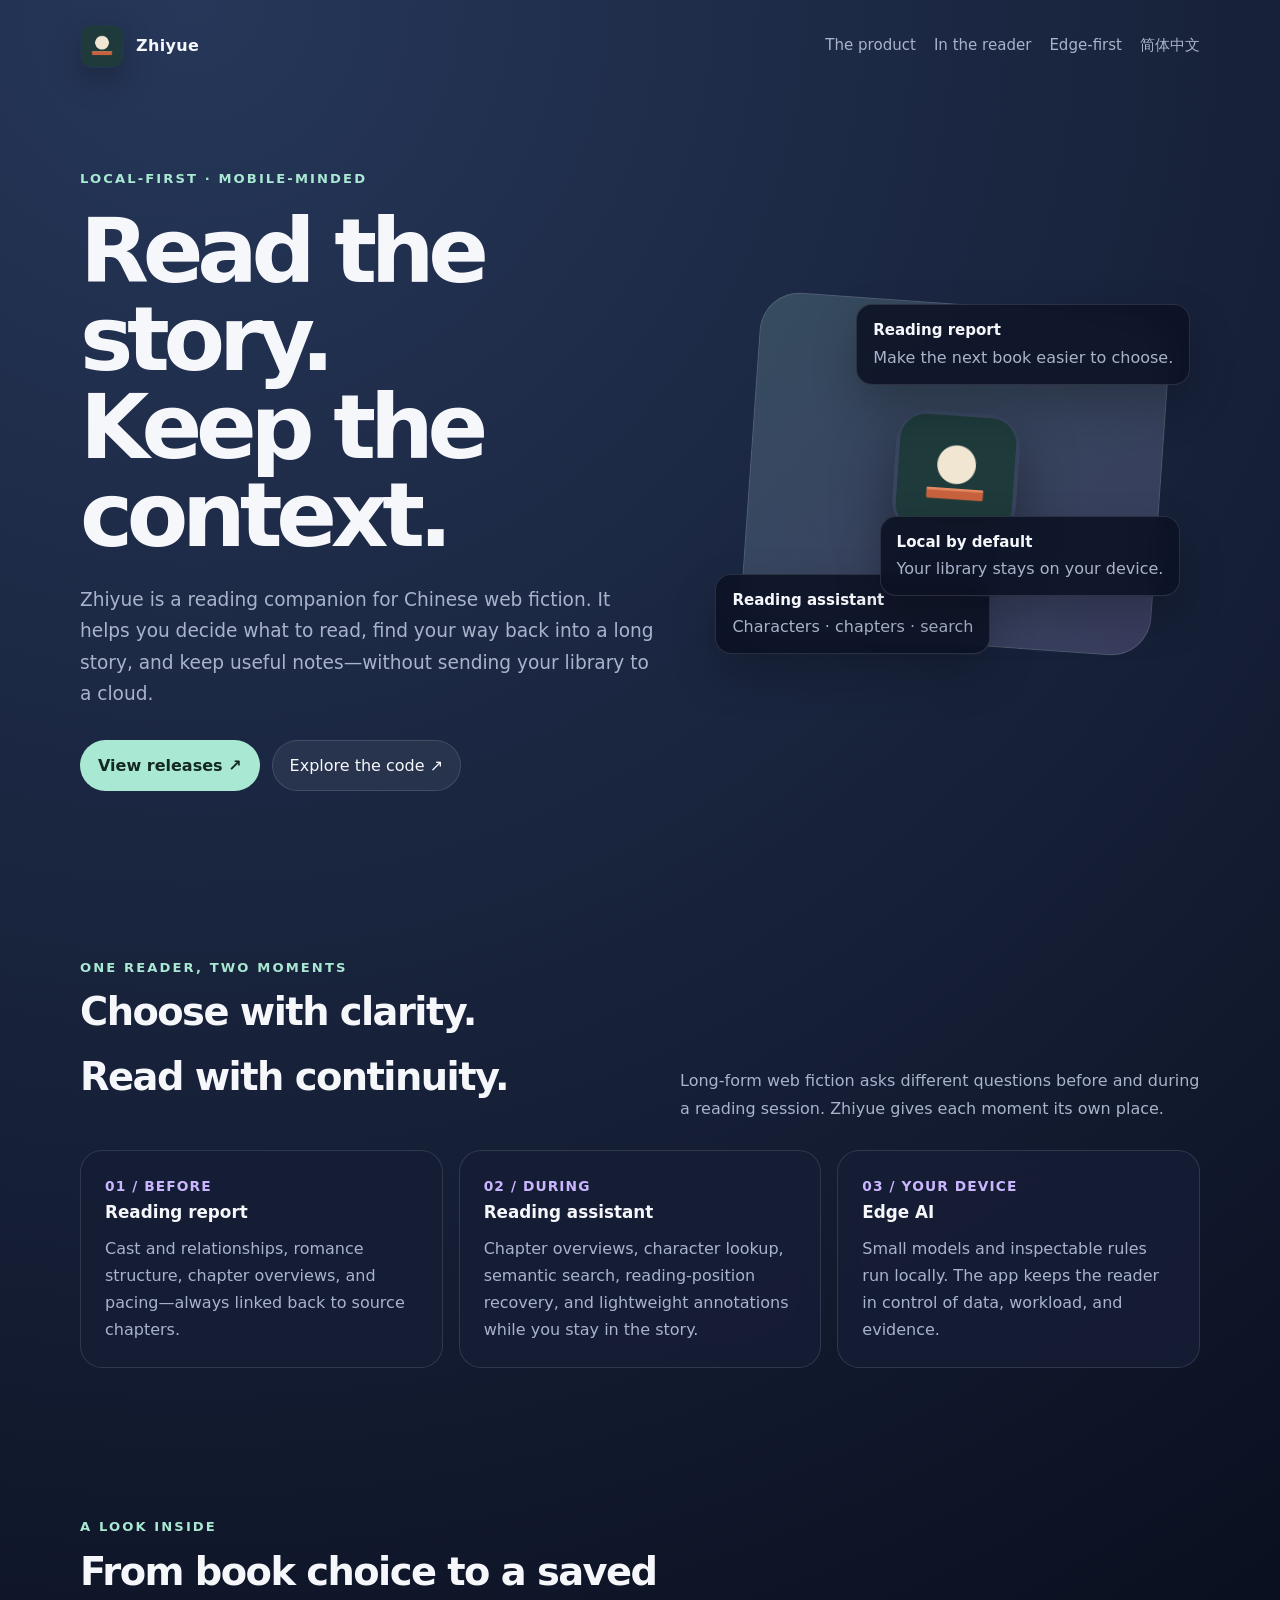
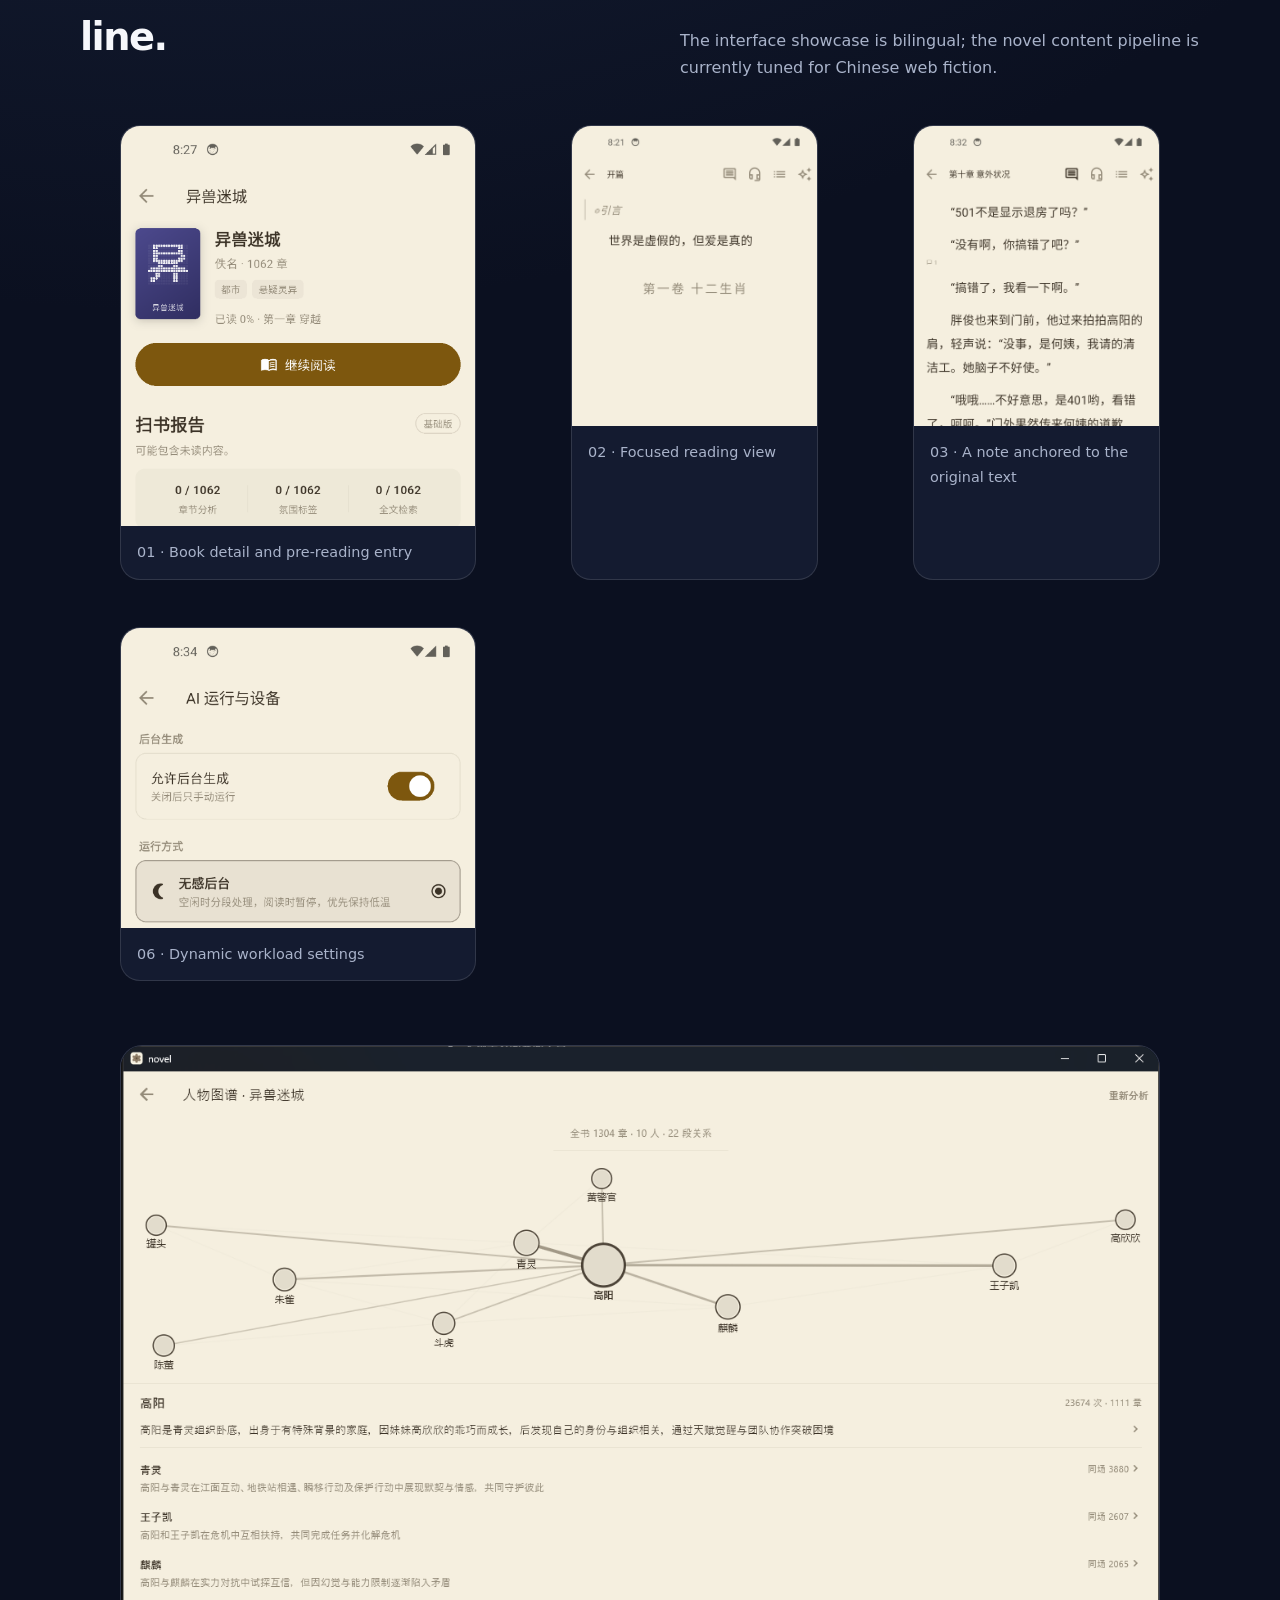
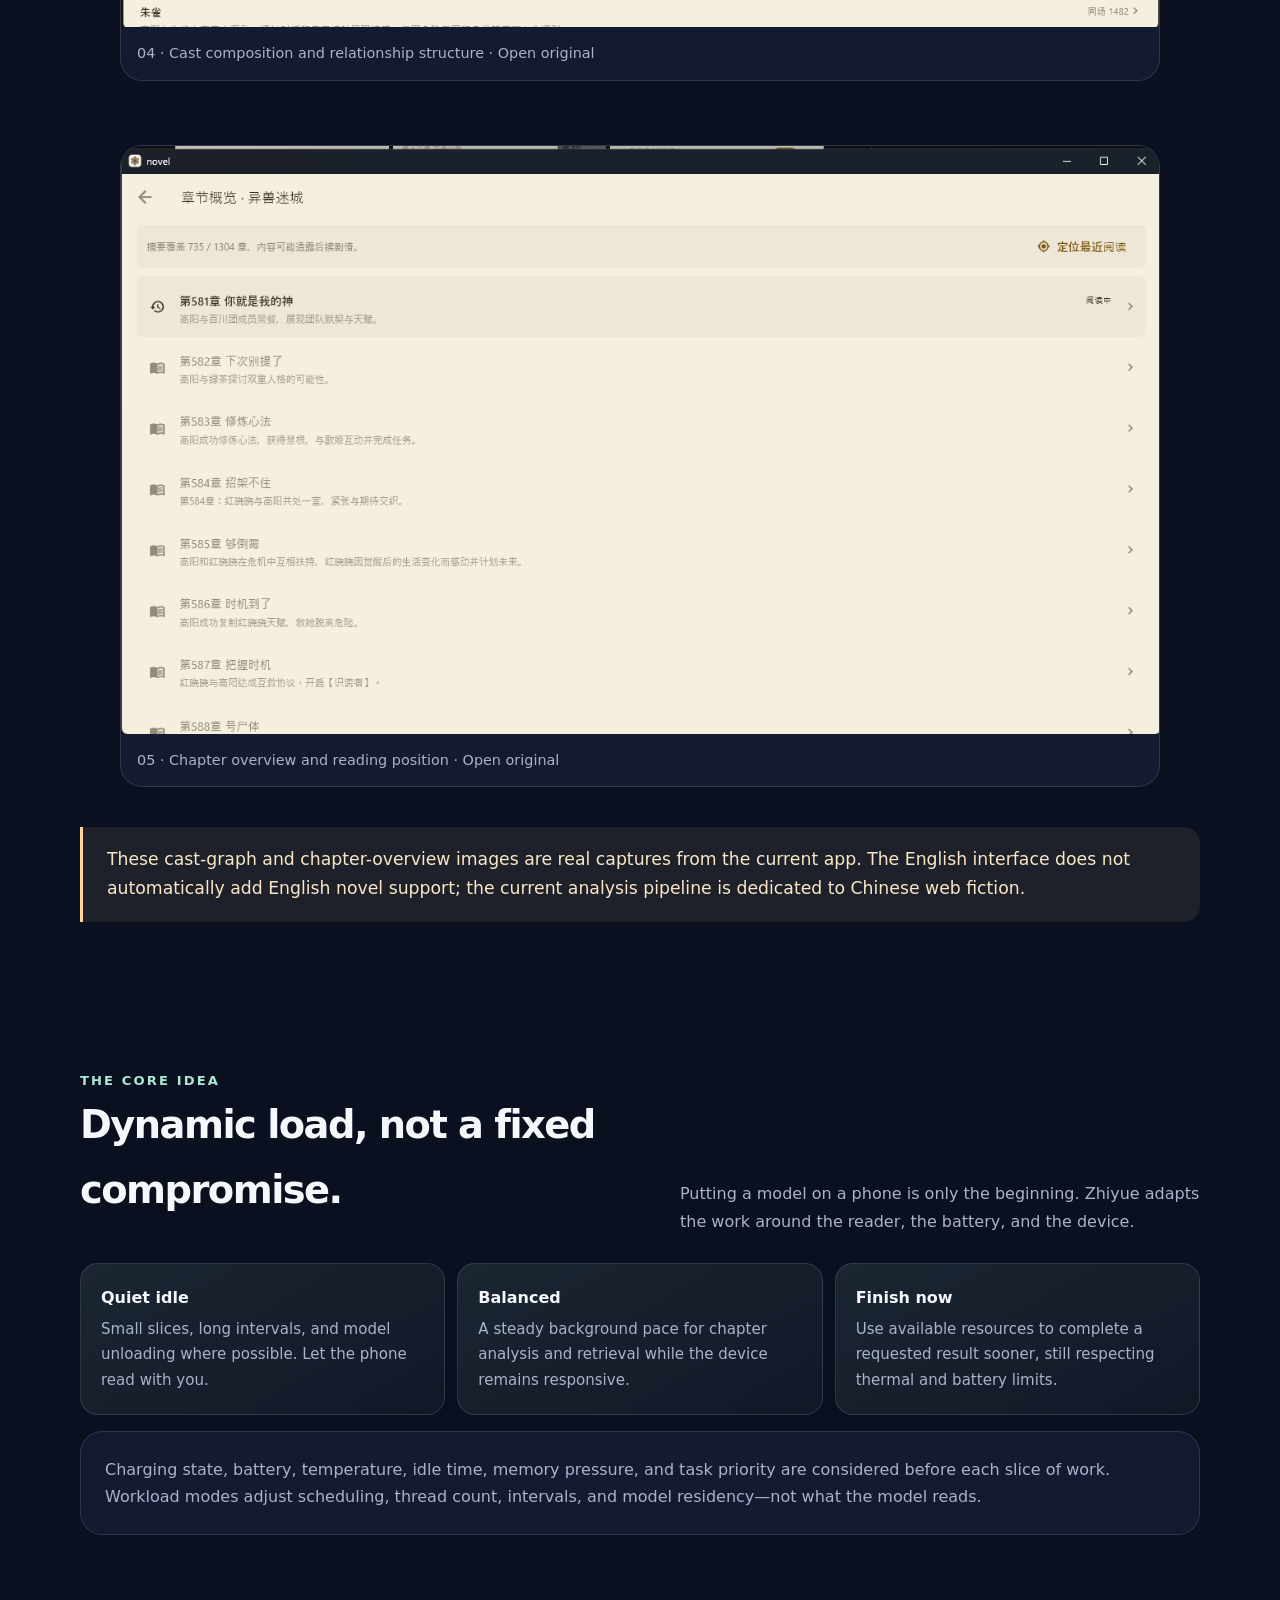
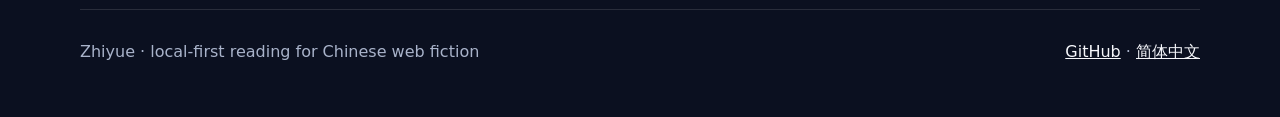
<file: docs/index.html>
<!doctype html>
<html lang="en">
<head>
  <meta charset="utf-8">
  <meta name="viewport" content="width=device-width, initial-scale=1">
  <meta name="description" content="Zhiyue — a local-first reader for Chinese web fiction, built for edge devices.">
  <title>Zhiyue · Read closer to the edge</title>
  <link rel="stylesheet" href="assets/site.css">
</head>
<body>
  <header class="wrap nav">
    <a class="brand" href="./"><img src="assets/novel-icon.ico" alt="Zhiyue icon"><span>Zhiyue</span></a>
    <nav class="nav-links" aria-label="Site navigation"><a href="#layers">The product</a><a href="#screens">In the reader</a><a href="#edge">Edge-first</a><a href="zh.html">简体中文</a></nav>
  </header>

  <main>
    <section class="wrap hero">
      <div>
        <div class="eyebrow">Local-first · mobile-minded</div>
        <h1>Read the story.<br>Keep the context.</h1>
        <p class="lead">Zhiyue is a reading companion for Chinese web fiction. It helps you decide what to read, find your way back into a long story, and keep useful notes—without sending your library to a cloud.</p>
        <div class="actions"><a class="button primary" href="https://github.com/envymoon/EdgeNovel/releases">View releases ↗</a><a class="button" href="https://github.com/envymoon/EdgeNovel">Explore the code ↗</a></div>
      </div>
      <div class="hero-art" aria-label="Zhiyue app icon and product principles">
        <div class="orb"><img src="assets/novel-icon.ico" alt="Zhiyue app icon"></div>
        <div class="floating f-one"><strong>Reading report</strong>Make the next book easier to choose.</div>
        <div class="floating f-two"><strong>Reading assistant</strong>Characters · chapters · search</div>
        <div class="floating f-three"><strong>Local by default</strong>Your library stays on your device.</div>
      </div>
    </section>

    <section id="layers" class="wrap">
      <div class="section-head"><div><div class="eyebrow">One reader, two moments</div><h2>Choose with clarity.<br>Read with continuity.</h2></div><p>Long-form web fiction asks different questions before and during a reading session. Zhiyue gives each moment its own place.</p></div>
      <div class="grid">
        <article class="card"><div class="number">01 / BEFORE</div><h3>Reading report</h3><p>Cast and relationships, romance structure, chapter overviews, and pacing—always linked back to source chapters.</p></article>
        <article class="card"><div class="number">02 / DURING</div><h3>Reading assistant</h3><p>Chapter overviews, character lookup, semantic search, reading-position recovery, and lightweight annotations while you stay in the story.</p></article>
        <article class="card"><div class="number">03 / YOUR DEVICE</div><h3>Edge AI</h3><p>Small models and inspectable rules run locally. The app keeps the reader in control of data, workload, and evidence.</p></article>
      </div>
    </section>

    <section id="screens" class="wrap">
      <div class="section-head"><div><div class="eyebrow">A look inside</div><h2>From book choice to a saved line.</h2></div><p>The interface showcase is bilingual; the novel content pipeline is currently tuned for Chinese web fiction.</p></div>
      <div class="screens">
        <figure class="shot tall"><img src="assets/android-book-detail.png" alt="Zhiyue book detail page"><figcaption>01 · Book detail and pre-reading entry</figcaption></figure>
        <figure class="shot"><img src="assets/android-reader-open.png" alt="Zhiyue reading page"><figcaption>02 · Focused reading view</figcaption></figure>
        <figure class="shot"><img src="assets/android-test-annotation-saved.png" alt="Zhiyue annotation saved in a chapter"><figcaption>03 · A note anchored to the original text</figcaption></figure>
        <figure class="shot"><img src="assets/android-test-ai-runtime-mobile.png" alt="Dynamic workload settings"><figcaption>06 · Dynamic workload settings</figcaption></figure>
      </div>
      <div class="wide-screens">
        <figure class="wide-shot"><a href="assets/cast-graph-real.png" target="_blank" rel="noopener"><img src="assets/cast-graph-real.png" alt="Cast composition and relationship structure"></a><figcaption>04 · Cast composition and relationship structure · Open original</figcaption></figure>
        <figure class="wide-shot"><a href="assets/chapter-overview-real.png" target="_blank" rel="noopener"><img src="assets/chapter-overview-real.png" alt="Chapter overview and current reading position"></a><figcaption>05 · Chapter overview and reading position · Open original</figcaption></figure>
      </div>
      <div style="margin-top:24px" class="quote">These cast-graph and chapter-overview images are real captures from the current app. The English interface does not automatically add English novel support; the current analysis pipeline is dedicated to Chinese web fiction.</div>
    </section>

    <section id="edge" class="wrap">
      <div class="section-head"><div><div class="eyebrow">The core idea</div><h2>Dynamic load, not a fixed compromise.</h2></div><p>Putting a model on a phone is only the beginning. Zhiyue adapts the work around the reader, the battery, and the device.</p></div>
      <div class="modes">
        <div class="mode"><strong>Quiet idle</strong><p>Small slices, long intervals, and model unloading where possible. Let the phone read with you.</p></div>
        <div class="mode"><strong>Balanced</strong><p>A steady background pace for chapter analysis and retrieval while the device remains responsive.</p></div>
        <div class="mode"><strong>Finish now</strong><p>Use available resources to complete a requested result sooner, still respecting thermal and battery limits.</p></div>
      </div>
      <div class="card" style="margin-top:16px"><p>Charging state, battery, temperature, idle time, memory pressure, and task priority are considered before each slice of work. Workload modes adjust scheduling, thread count, intervals, and model residency—not what the model reads.</p></div>
    </section>
  </main>

  <footer class="wrap footer"><span>Zhiyue · local-first reading for Chinese web fiction</span><span><a href="https://github.com/envymoon/EdgeNovel">GitHub</a> · <a href="zh.html">简体中文</a></span></footer>
</body>
</html>
</file>
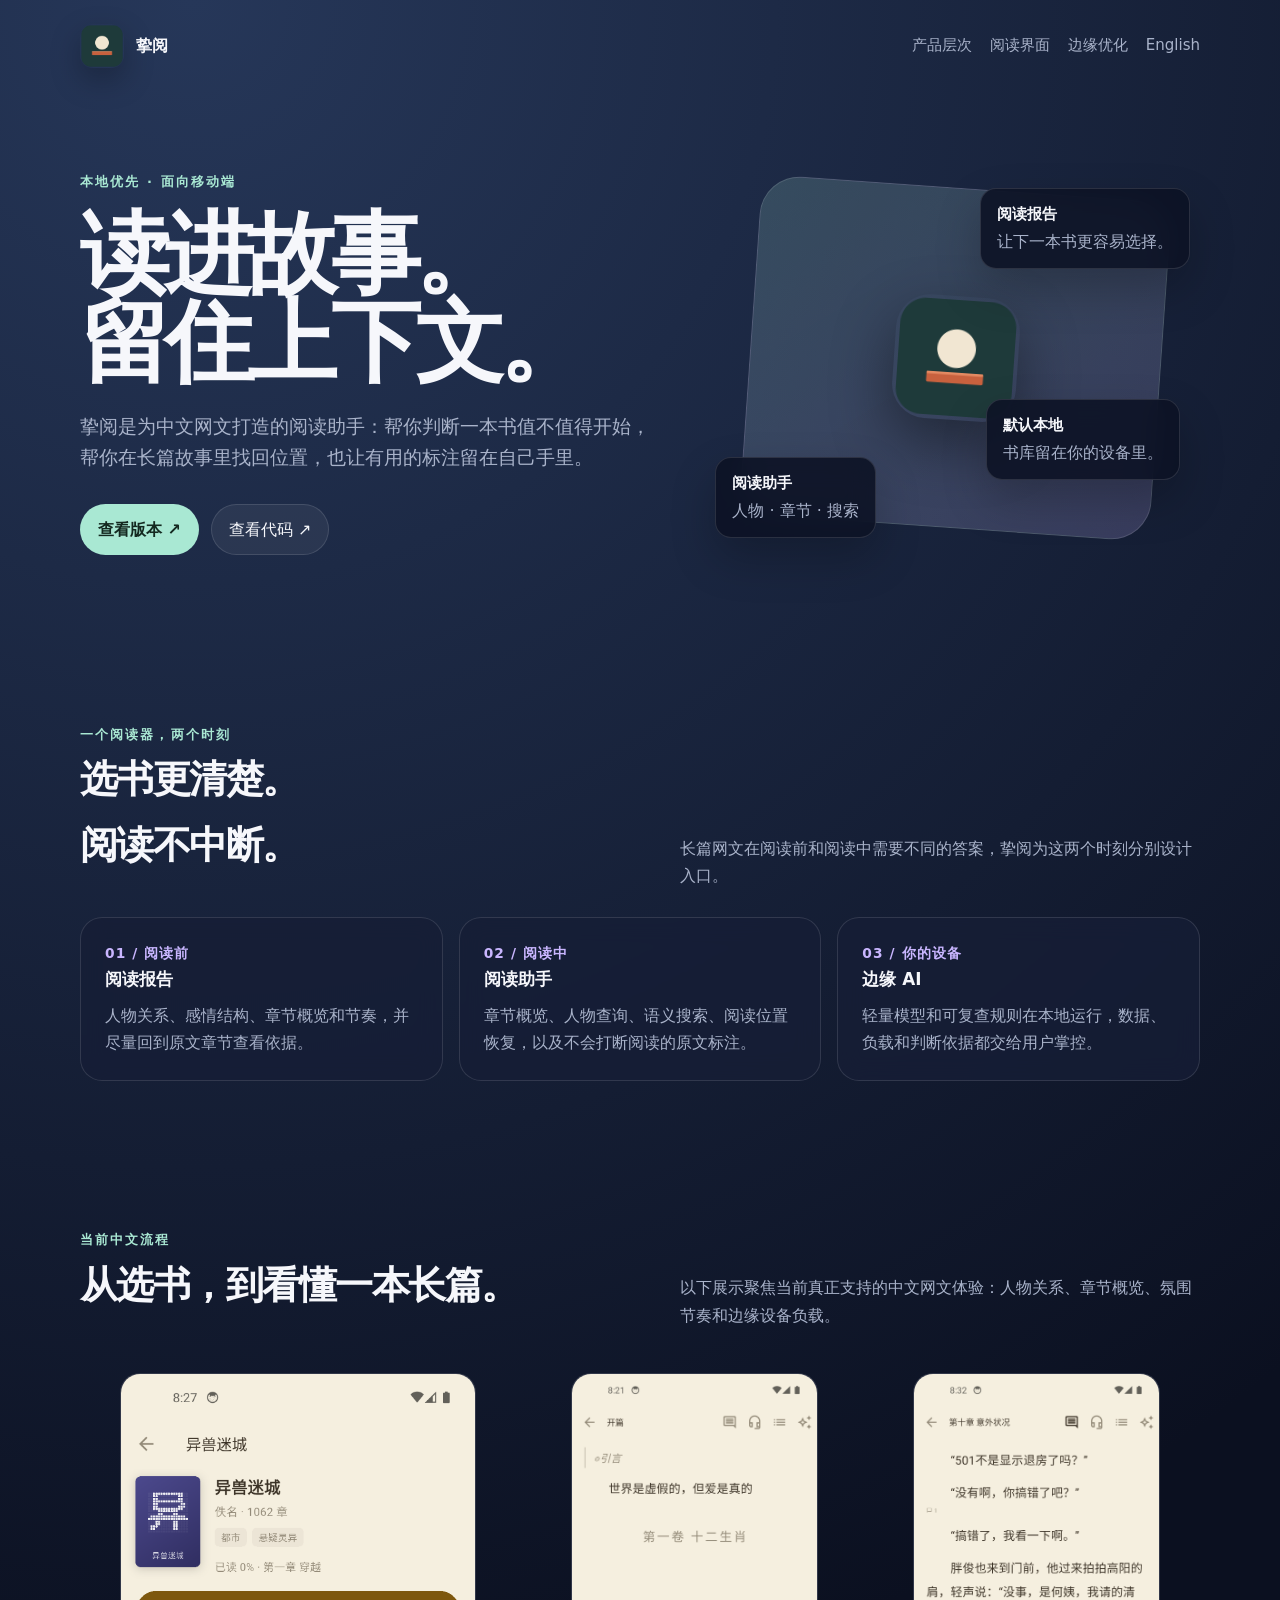
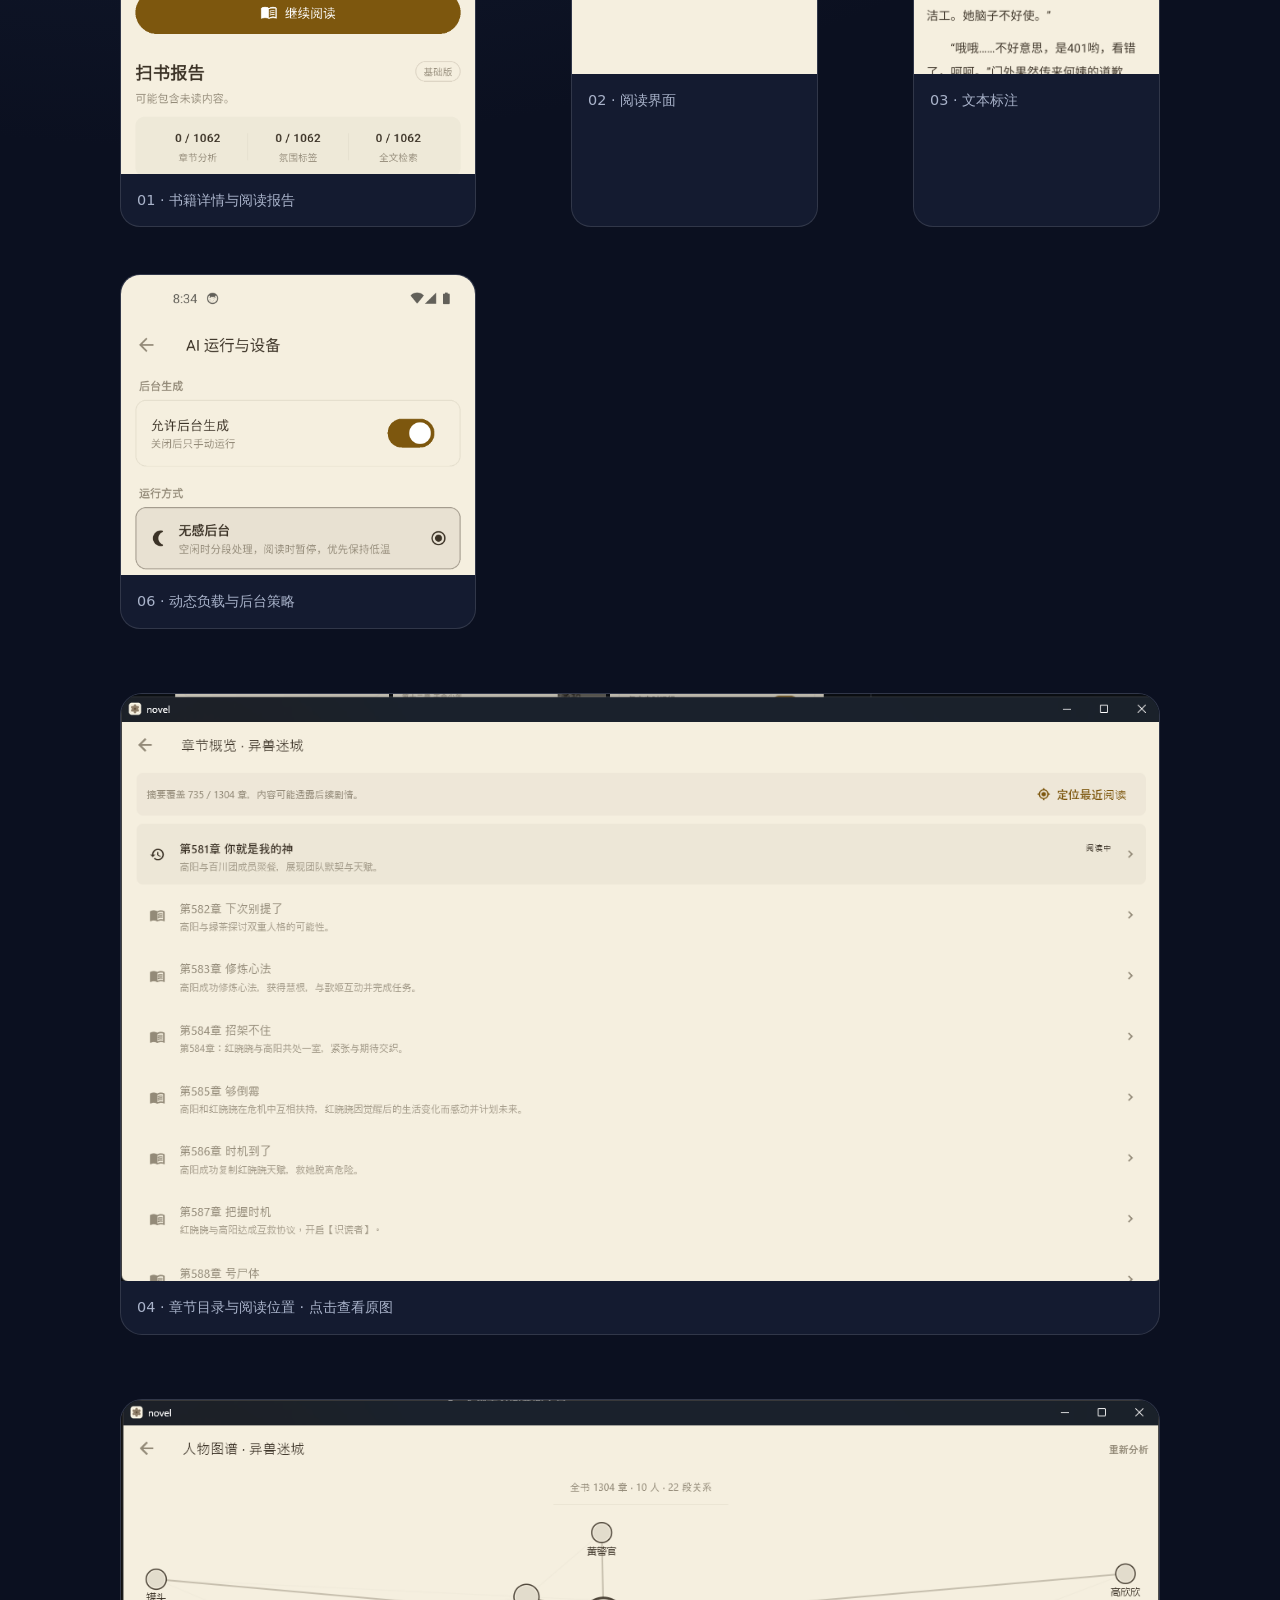
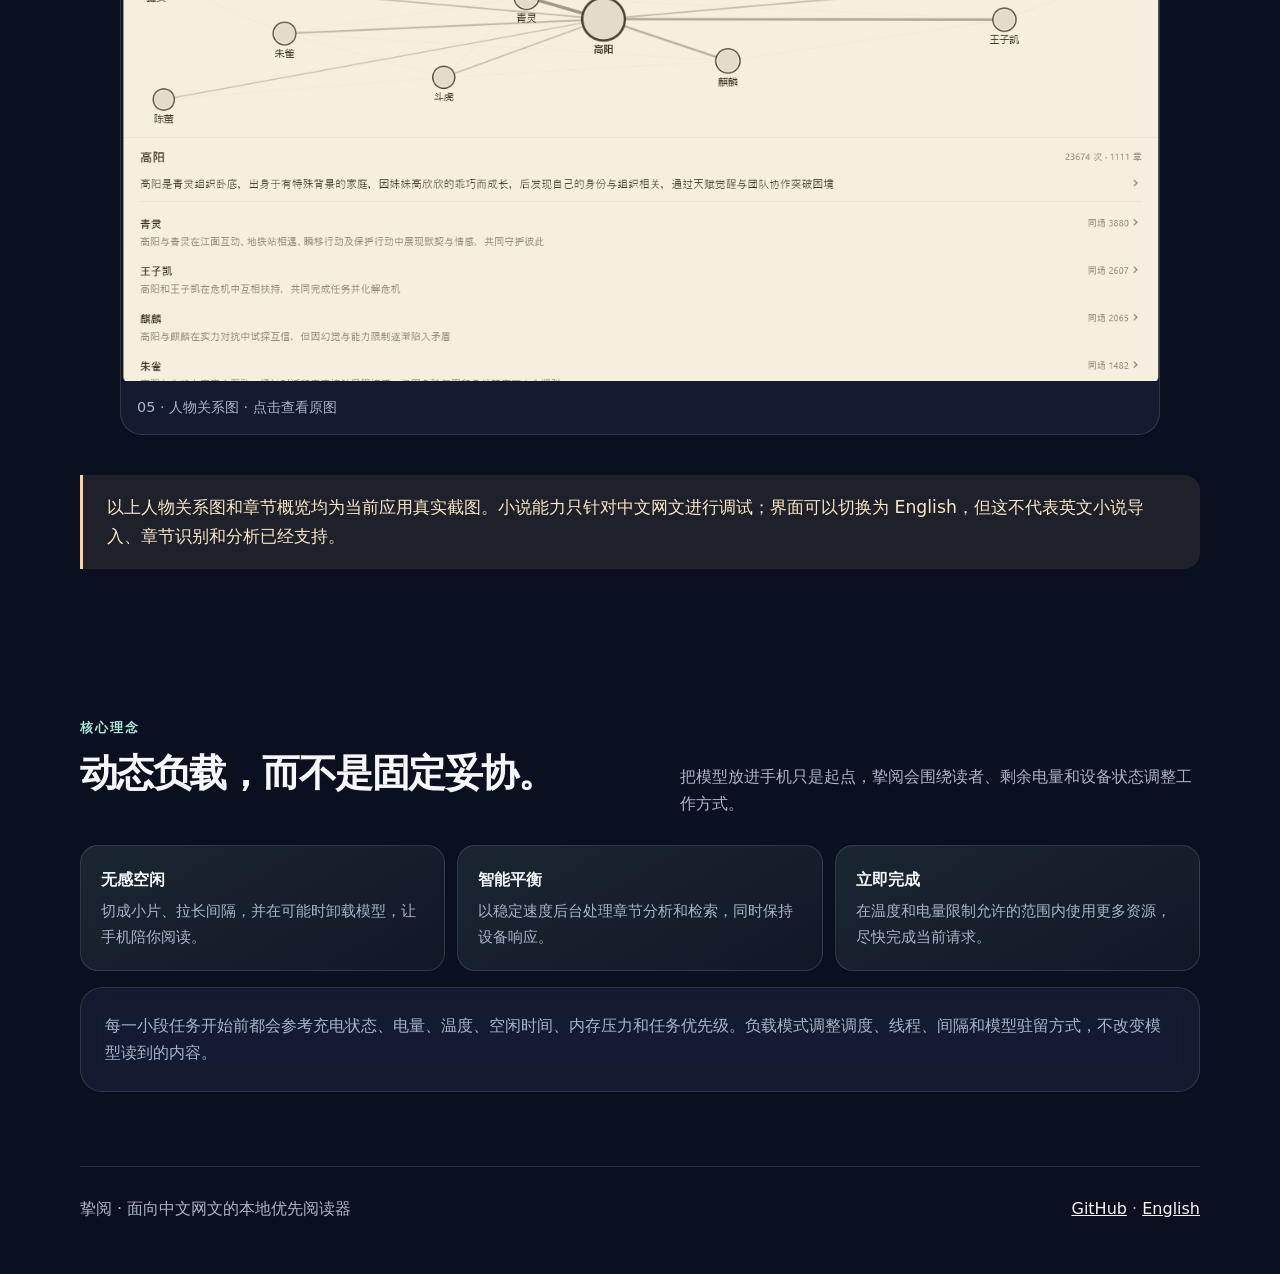
<file: docs/zh.html>
<!doctype html>
<html lang="zh-CN">
<head>
  <meta charset="utf-8">
  <meta name="viewport" content="width=device-width, initial-scale=1">
  <meta name="description" content="挚阅——面向中文网文、为边缘设备设计的本地优先阅读器。">
  <title>挚阅 · 贴近边缘设备的阅读</title>
  <link rel="stylesheet" href="assets/site.css">
</head>
<body>
  <header class="wrap nav">
    <a class="brand" href="./zh.html"><img src="assets/novel-icon.ico" alt="挚阅图标"><span>挚阅</span></a>
    <nav class="nav-links" aria-label="页面导航"><a href="#layers">产品层次</a><a href="#screens">阅读界面</a><a href="#edge">边缘优化</a><a href="index.html">English</a></nav>
  </header>

  <main>
    <section class="wrap hero">
      <div>
        <div class="eyebrow">本地优先 · 面向移动端</div>
        <h1>读进故事。<br>留住上下文。</h1>
        <p class="lead">挚阅是为中文网文打造的阅读助手：帮你判断一本书值不值得开始，帮你在长篇故事里找回位置，也让有用的标注留在自己手里。</p>
        <div class="actions"><a class="button primary" href="https://github.com/envymoon/EdgeNovel/releases">查看版本 ↗</a><a class="button" href="https://github.com/envymoon/EdgeNovel">查看代码 ↗</a></div>
      </div>
      <div class="hero-art" aria-label="挚阅应用图标与产品理念">
        <div class="orb"><img src="assets/novel-icon.ico" alt="挚阅应用图标"></div>
        <div class="floating f-one"><strong>阅读报告</strong>让下一本书更容易选择。</div>
        <div class="floating f-two"><strong>阅读助手</strong>人物 · 章节 · 搜索</div>
        <div class="floating f-three"><strong>默认本地</strong>书库留在你的设备里。</div>
      </div>
    </section>

    <section id="layers" class="wrap">
      <div class="section-head"><div><div class="eyebrow">一个阅读器，两个时刻</div><h2>选书更清楚。<br>阅读不中断。</h2></div><p>长篇网文在阅读前和阅读中需要不同的答案，挚阅为这两个时刻分别设计入口。</p></div>
      <div class="grid">
        <article class="card"><div class="number">01 / 阅读前</div><h3>阅读报告</h3><p>人物关系、感情结构、章节概览和节奏，并尽量回到原文章节查看依据。</p></article>
        <article class="card"><div class="number">02 / 阅读中</div><h3>阅读助手</h3><p>章节概览、人物查询、语义搜索、阅读位置恢复，以及不会打断阅读的原文标注。</p></article>
        <article class="card"><div class="number">03 / 你的设备</div><h3>边缘 AI</h3><p>轻量模型和可复查规则在本地运行，数据、负载和判断依据都交给用户掌控。</p></article>
      </div>
    </section>

    <section id="screens" class="wrap">
      <div class="section-head"><div><div class="eyebrow">当前中文流程</div><h2>从选书，到看懂一本长篇。</h2></div><p>以下展示聚焦当前真正支持的中文网文体验：人物关系、章节概览、氛围节奏和边缘设备负载。</p></div>
      <div class="screens">
        <figure class="shot tall"><img src="assets/android-book-detail.png" alt="挚阅书籍详情与阅读报告"><figcaption>01 · 书籍详情与阅读报告</figcaption></figure>
        <figure class="shot"><img src="assets/android-reader-open.png" alt="挚阅阅读界面"><figcaption>02 · 阅读界面</figcaption></figure>
        <figure class="shot"><img src="assets/android-test-annotation-saved.png" alt="挚阅文本标注"><figcaption>03 · 文本标注</figcaption></figure>
        <figure class="shot"><img src="assets/android-test-ai-runtime-mobile.png" alt="挚阅动态负载设置"><figcaption>06 · 动态负载与后台策略</figcaption></figure>
      </div>
      <div class="wide-screens">
        <figure class="wide-shot"><a href="assets/chapter-overview-real.png" target="_blank" rel="noopener"><img src="assets/chapter-overview-real.png" alt="挚阅章节目录与阅读位置"></a><figcaption>04 · 章节目录与阅读位置 · 点击查看原图</figcaption></figure>
        <figure class="wide-shot"><a href="assets/cast-graph-real.png" target="_blank" rel="noopener"><img src="assets/cast-graph-real.png" alt="挚阅人物关系图"></a><figcaption>05 · 人物关系图 · 点击查看原图</figcaption></figure>
      </div>
      <div style="margin-top:24px" class="quote">以上人物关系图和章节概览均为当前应用真实截图。小说能力只针对中文网文进行调试；界面可以切换为 English，但这不代表英文小说导入、章节识别和分析已经支持。</div>
    </section>

    <section id="edge" class="wrap">
      <div class="section-head"><div><div class="eyebrow">核心理念</div><h2>动态负载，而不是固定妥协。</h2></div><p>把模型放进手机只是起点，挚阅会围绕读者、剩余电量和设备状态调整工作方式。</p></div>
      <div class="modes">
        <div class="mode"><strong>无感空闲</strong><p>切成小片、拉长间隔，并在可能时卸载模型，让手机陪你阅读。</p></div>
        <div class="mode"><strong>智能平衡</strong><p>以稳定速度后台处理章节分析和检索，同时保持设备响应。</p></div>
        <div class="mode"><strong>立即完成</strong><p>在温度和电量限制允许的范围内使用更多资源，尽快完成当前请求。</p></div>
      </div>
      <div class="card" style="margin-top:16px"><p>每一小段任务开始前都会参考充电状态、电量、温度、空闲时间、内存压力和任务优先级。负载模式调整调度、线程、间隔和模型驻留方式，不改变模型读到的内容。</p></div>
    </section>
  </main>

  <footer class="wrap footer"><span>挚阅 · 面向中文网文的本地优先阅读器</span><span><a href="https://github.com/envymoon/EdgeNovel">GitHub</a> · <a href="index.html">English</a></span></footer>
</body>
</html>
</file>
<file: docs/assets/site.css>
:root {
  color-scheme: dark;
  --bg: #0b1020;
  --surface: rgba(22, 30, 54, .78);
  --surface-strong: #18223d;
  --text: #f6f7fb;
  --muted: #a9b3ca;
  --line: rgba(255,255,255,.12);
  --accent: #a9e8d3;
  --accent-2: #c9b6ff;
  --warm: #ffd49a;
}

* { box-sizing: border-box; }
html { scroll-behavior: smooth; }
body {
  margin: 0;
  background: radial-gradient(circle at 15% 0%, #263759 0, transparent 38%), var(--bg);
  color: var(--text);
  font: 16px/1.7 Inter, ui-sans-serif, system-ui, -apple-system, BlinkMacSystemFont, "Segoe UI", sans-serif;
}
a { color: inherit; }
.wrap { width: min(1120px, calc(100% - 40px)); margin: 0 auto; }
.nav { display:flex; align-items:center; justify-content:space-between; padding: 24px 0; }
.brand { display:flex; align-items:center; gap: 12px; font-weight: 700; letter-spacing: .02em; text-decoration:none; }
.brand img { width: 44px; height: 44px; border-radius: 13px; box-shadow: 0 12px 30px rgba(0,0,0,.25); }
.nav-links { display:flex; gap: 18px; color: var(--muted); font-size: .94rem; }
.nav-links a { text-decoration:none; }
.nav-links a:hover { color: var(--text); }
.hero { display:grid; grid-template-columns: 1.08fr .92fr; gap: 56px; align-items:center; padding: 76px 0 92px; }
.eyebrow { color: var(--accent); font-size: .82rem; letter-spacing: .16em; text-transform: uppercase; font-weight: 700; }
h1 { font-size: clamp(2.7rem, 7vw, 5.8rem); line-height: .98; letter-spacing: -.07em; margin: 18px 0 24px; max-width: 720px; }
h2 { font-size: clamp(1.8rem, 3vw, 2.8rem); letter-spacing: -.04em; margin: 0 0 12px; }
h3 { margin: 0 0 8px; font-size: 1.05rem; }
.lead { color: var(--muted); font-size: 1.16rem; max-width: 630px; }
.actions { display:flex; flex-wrap:wrap; gap: 12px; margin-top: 30px; }
.button { display:inline-flex; align-items:center; gap:8px; padding: 11px 17px; border: 1px solid var(--line); border-radius: 999px; text-decoration:none; background: rgba(255,255,255,.06); }
.button.primary { background: var(--accent); color: #142920; border-color: transparent; font-weight: 700; }
.hero-art { position:relative; min-height: 390px; }
.orb { position:absolute; inset: 20px 8% 30px 8%; border-radius: 40px; background: linear-gradient(145deg, rgba(169,232,211,.18), rgba(201,182,255,.2)); border:1px solid var(--line); transform: rotate(4deg); }
.orb img { position:absolute; width: 124px; height:124px; left: 50%; top: 50%; transform: translate(-50%,-50%); border-radius: 34px; box-shadow: 0 24px 60px rgba(0,0,0,.4); }
.floating { position:absolute; padding: 13px 16px; border:1px solid var(--line); border-radius:16px; background: rgba(12,18,36,.88); backdrop-filter: blur(14px); color: var(--muted); box-shadow: 0 20px 45px rgba(0,0,0,.22); }
.floating strong { display:block; color: var(--text); font-size: .94rem; }
.f-one { top: 20px; right: 2%; } .f-two { bottom: 20px; left: 1%; } .f-three { bottom: 78px; right: 4%; }
section { padding: 74px 0; }
.section-head { display:flex; justify-content:space-between; align-items:end; gap: 20px; margin-bottom: 28px; }
.section-head p { max-width: 520px; color: var(--muted); margin:0; }
.grid { display:grid; grid-template-columns: repeat(3, 1fr); gap: 16px; }
.card { background: var(--surface); border: 1px solid var(--line); border-radius: 22px; padding: 24px; backdrop-filter: blur(12px); }
.card p { color: var(--muted); margin: 0; }
.number { color: var(--accent-2); font-weight:800; font-size:.86rem; letter-spacing:.08em; }
.screens { display:grid; grid-template-columns: 1.2fr .9fr .9fr; gap: 15px; align-items:stretch; }
.shot { overflow:hidden; border-radius: 20px; border:1px solid var(--line); background: #141b30; }
.shot img { width:100%; height: 300px; object-fit:cover; object-position:top; display:block; }
.shot.tall img { height: 400px; }
.wide-screens { display:grid; grid-template-columns:1fr; gap: 32px; margin-top: 32px; }
.wide-shot { overflow:hidden; border-radius: 22px; border:1px solid var(--line); background: #141b30; }
.wide-shot a { display:block; line-height:0; background:#0d1427; }
.wide-shot img { width:100%; height:auto; max-height:none; object-fit:contain; object-position:center; display:block; }
.wide-shot figcaption { padding: 14px 16px; color: var(--muted); font-size:.9rem; }
.shot figcaption { padding: 14px 16px; color: var(--muted); font-size:.9rem; }
.quote { border-left: 3px solid var(--warm); padding: 18px 24px; background: rgba(255,212,154,.08); border-radius: 0 16px 16px 0; color: #f9e7c7; font-size: 1.08rem; }
.modes { display:grid; grid-template-columns: repeat(3,1fr); gap: 12px; }
.mode { padding: 20px; border-radius: 18px; border:1px solid var(--line); background: linear-gradient(150deg, rgba(169,232,211,.10), rgba(255,255,255,.03)); }
.mode strong { display:block; margin-bottom:6px; }
.mode p { color: var(--muted); margin:0; font-size:.94rem; }
.footer { border-top:1px solid var(--line); padding: 28px 0 52px; color: var(--muted); display:flex; justify-content:space-between; gap: 20px; }
.footer a { color: var(--text); }
@media (max-width: 820px) {
  .hero { grid-template-columns: 1fr; padding-top: 40px; }
  .hero-art { min-height: 330px; }
  .grid, .modes { grid-template-columns: 1fr; }
  .screens { grid-template-columns: 1fr 1fr; }
  .shot:first-child { grid-column: 1 / -1; }
  .nav-links { gap: 10px; }
}
@media (max-width: 520px) {
  .wrap { width: min(100% - 28px, 1120px); }
  .nav { align-items:flex-start; }
  .nav-links { flex-direction:column; align-items:flex-end; }
  .screens { grid-template-columns: 1fr; }
  .shot:first-child { grid-column:auto; }
}
</file>
